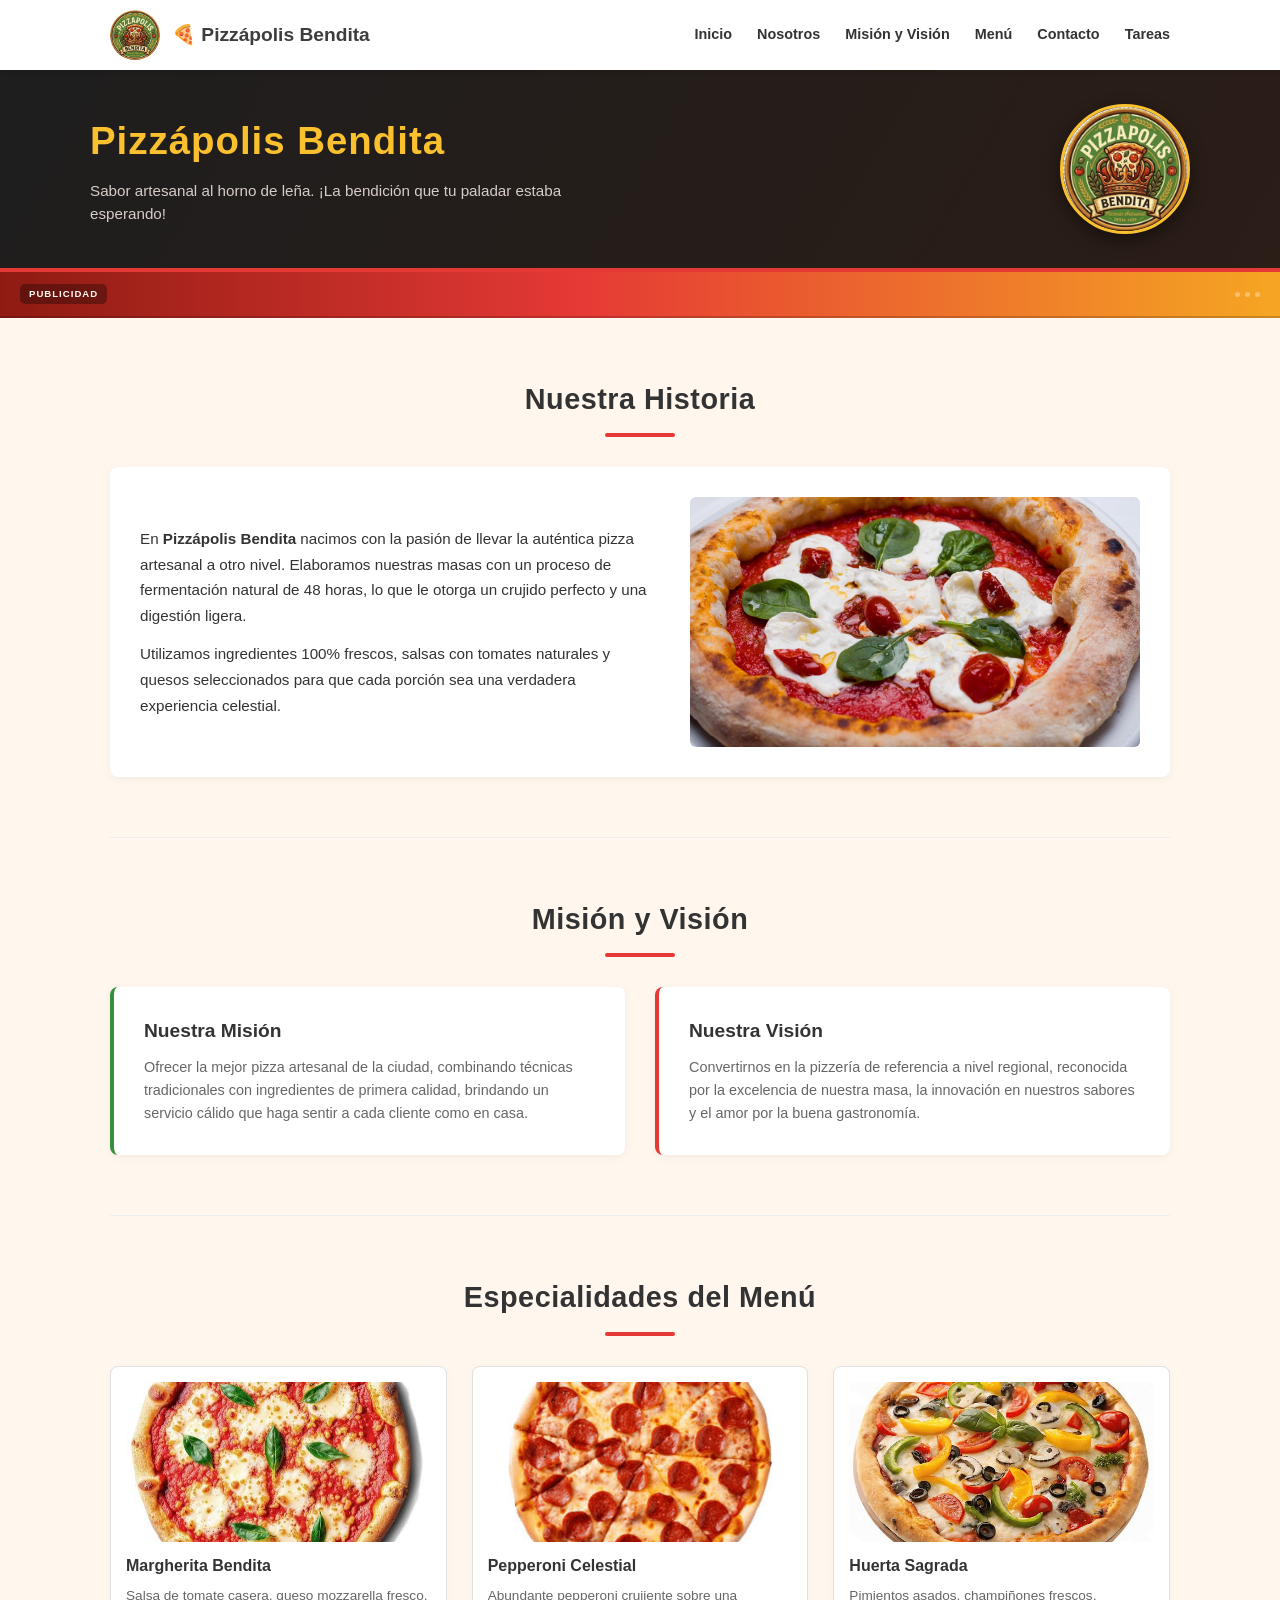
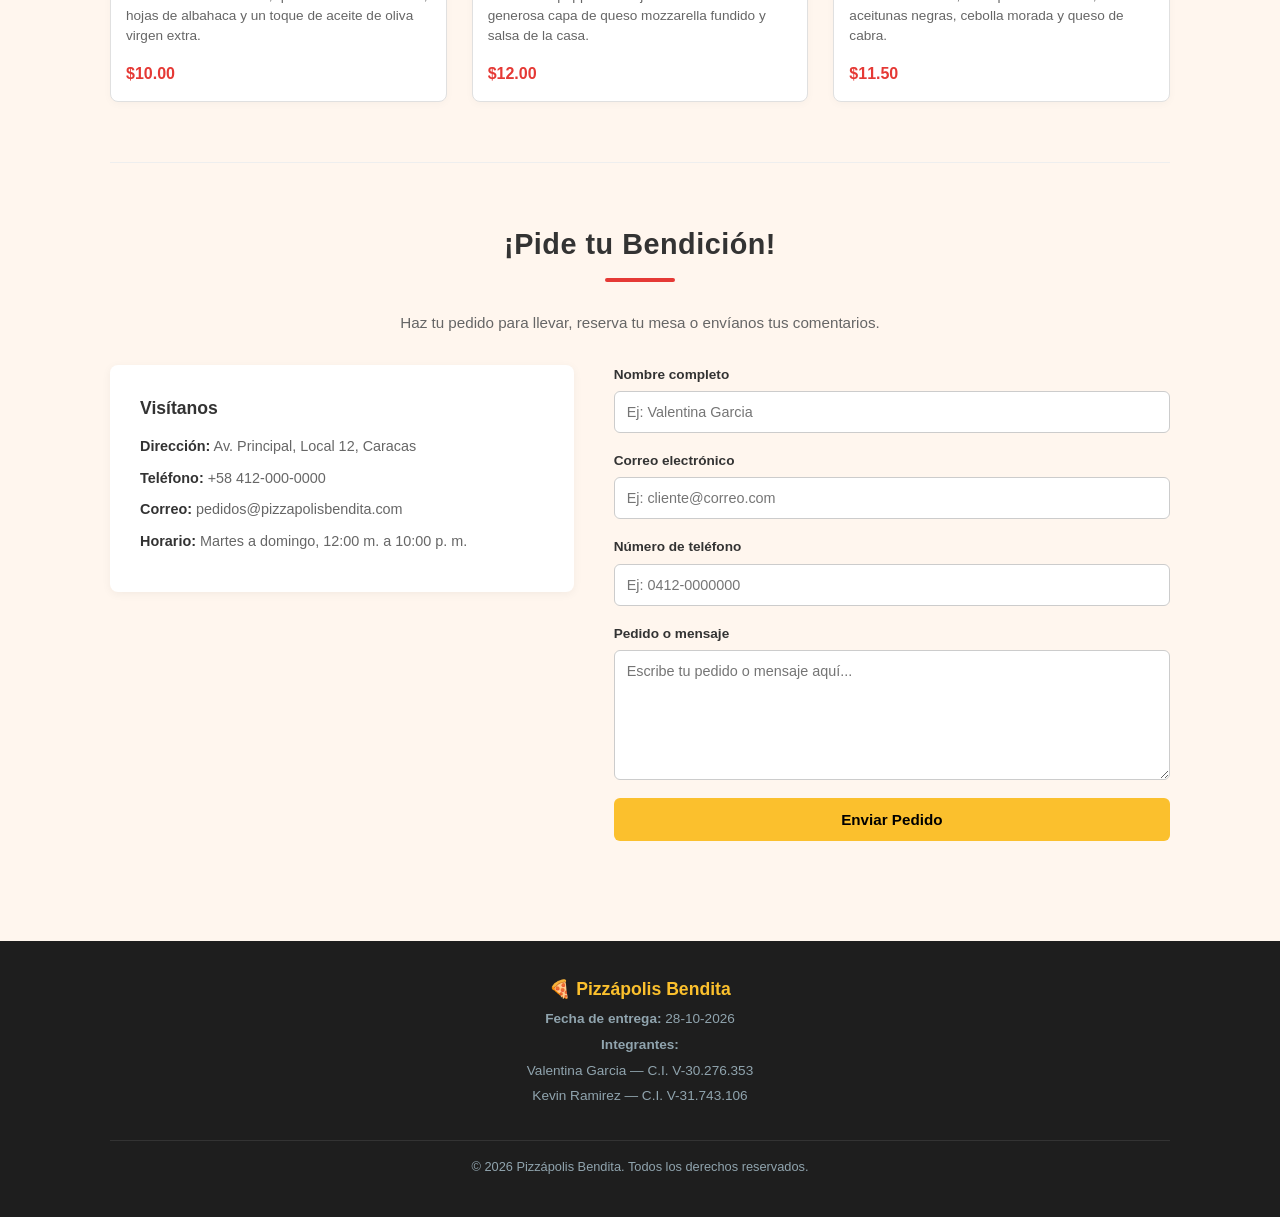
<file: assets/index.html>
﻿<!DOCTYPE html>
<html lang="es">
<head>
    <meta charset="UTF-8">
    <meta name="viewport" content="width=device-width, initial-scale=1.0">
    <meta name="description" content="Pizzápolis Bendita: pizza artesanal al horno de leña con masa de fermentación natural de 48 horas.">
    <title>Pizzápolis Bendita — Pizza artesanal al horno de leña</title>
    <link rel="stylesheet" href="css/style.css">
</head>
<body>

    <nav class="navbar">
        <div class="contenedor-navbar">

            <div class="marca">
                <a href="#inicio" class="logoimg" aria-label="Volver al inicio de la página">
                    <img src="img/logo.jpeg" alt="Logo de Pizzápolis Bendita">
                </a>
                <span class="brand-title">🍕 Pizzápolis Bendita</span>
            </div>

            <input type="checkbox" id="menu-toggle" class="menu-toggle" aria-label="Abrir o cerrar el menú">

            <label for="menu-toggle" class="menu-hamburguesa">
                <span></span>
                <span></span>
                <span></span>
            </label>

            <ul class="links-nav">
                <li><a href="#inicio">Inicio</a></li>
                <li><a href="#nosotros">Nosotros</a></li>
                <li><a href="#mision-vision">Misión y Visión</a></li>
                <li><a href="#menu">Menú</a></li>
                <li><a href="#contacto">Contacto</a></li>
                <li><a href="tareas.html">Tareas</a></li>
            </ul>

        </div>
    </nav>

    <header id="inicio" class="header">
        <div class="contenedor-header">

            <div class="contenido-header">
                <h1>Pizzápolis Bendita</h1>
                <p>Sabor artesanal al horno de leña. ¡La bendición que tu paladar estaba esperando!</p>
            </div>

            <div class="logo-header">
                <img src="img/logo.jpeg" alt="Logo de Pizzápolis Bendita">
            </div>

        </div>
    </header>

    <aside class="franja-publicidad" aria-label="Publicidad">
        <span class="etiqueta-publicidad">Publicidad</span>
        <div class="franja-ventana">
            <div class="franja-pista">
                <p class="franja-slide">
                    <span class="franja-icono" aria-hidden="true">🍕</span>
                    <strong>2x1 en pizzas familiares</strong>
                    <span class="franja-detalle">todos los martes</span>
                </p>
                <p class="franja-slide">
                    <span class="franja-icono" aria-hidden="true">🔥</span>
                    <strong>20 % en el miércoles de horno</strong>
                    <span class="franja-detalle">todo el menú</span>
                </p>
                <p class="franja-slide">
                    <span class="franja-icono" aria-hidden="true">🚚</span>
                    <strong>Delivery Desde $2</strong>
                    <span class="franja-detalle">Gratis dentro de la ciudad</span>
                </p>
            </div>
        </div>
        <div class="franja-puntos" aria-hidden="true"><i></i><i></i><i></i></div>
        <div class="franja-progreso" aria-hidden="true"><span></span></div>
    </aside>

    <main class="contenedor-main">

        <section id="nosotros">
            <h2>Nuestra Historia</h2>

            <div class="bloque-nosotros">
                <div class="texto-nosotros">
                    <p>En <strong>Pizzápolis Bendita</strong> nacimos con la pasión de llevar la auténtica pizza artesanal a otro nivel. Elaboramos nuestras masas con un proceso de fermentación natural de 48 horas, lo que le otorga un crujido perfecto y una digestión ligera.</p>
                    <p>Utilizamos ingredientes 100% frescos, salsas con tomates naturales y quesos seleccionados para que cada porción sea una verdadera experiencia celestial.</p>
                </div>
                <img src="img/Pizza completa.jpeg" alt="Pizza completa recién salida del horno de leña">
            </div>
        </section>

        <section id="mision-vision">
            <h2>Misión y Visión</h2>

            <div class="bloque-mision-vision">
                <div class="mision">
                    <h3>Nuestra Misión</h3>
                    <p>Ofrecer la mejor pizza artesanal de la ciudad, combinando técnicas tradicionales con ingredientes de primera calidad, brindando un servicio cálido que haga sentir a cada cliente como en casa.</p>
                </div>

                <div class="vision">
                    <h3>Nuestra Visión</h3>
                    <p>Convertirnos en la pizzería de referencia a nivel regional, reconocida por la excelencia de nuestra masa, la innovación en nuestros sabores y el amor por la buena gastronomía.</p>
                </div>
            </div>
        </section>

        <section id="menu">
            <h2>Especialidades del Menú</h2>

            <div class="grid-servicios">

                <article class="servicio">

                    <img src="img/margarita.jpg" alt="Pizza Margherita Bendita" loading="lazy">
                    <h3>Margherita Bendita</h3>
                    <p>Salsa de tomate casera, queso mozzarella fresco, hojas de albahaca y un toque de aceite de oliva virgen extra.</p>
                    <span class="precio">$10.00</span>
                </article>

                <article class="servicio">
                    <img src="img/peperoni.jpg" alt="Pizza Pepperoni Celestial" loading="lazy">
                    <h3>Pepperoni Celestial</h3>
                    <p>Abundante pepperoni crujiente sobre una generosa capa de queso mozzarella fundido y salsa de la casa.</p>
                    <span class="precio">$12.00</span>
                </article>

                <article class="servicio">
                    <img src="img/vegetariana.jpg" alt="Pizza Huerta Sagrada" loading="lazy">
                    <h3>Huerta Sagrada</h3>
                    <p>Pimientos asados, champiñones frescos, aceitunas negras, cebolla morada y queso de cabra.</p>
                    <span class="precio">$11.50</span>
                </article>

            </div>
        </section>

        <section id="contacto" class="seccion-contacto">
            <h2>¡Pide tu Bendición!</h2>
            <p class="intro-contacto">Haz tu pedido para llevar, reserva tu mesa o envíanos tus comentarios.</p>

            <div class="contenedor-contacto">

                <div class="datos-contacto">
                    <h3>Visítanos</h3>
                    <p><strong>Dirección:</strong> Av. Principal, Local 12, Caracas</p>
                    <p><strong>Teléfono:</strong> +58 412-000-0000</p>
                    <p><strong>Correo:</strong> pedidos@pizzapolisbendita.com</p>
                    <p><strong>Horario:</strong> Martes a domingo, 12:00 m. a 10:00 p. m.</p>
                </div>

                <form class="formulario-contacto">

                    <div class="campo">
                        <label for="nombre">Nombre completo</label>
                        <input type="text" id="nombre" name="nombre" placeholder="Ej: Valentina Garcia" required>
                    </div>

                    <div class="campo">
                        <label for="correo">Correo electrónico</label>
                        <input type="email" id="correo" name="correo" placeholder="Ej: cliente@correo.com" required>
                    </div>

                    <div class="campo">
                        <label for="telefono">Número de teléfono</label>
                        <input type="tel" id="telefono" name="telefono" placeholder="Ej: 0412-0000000" required>
                    </div>

                    <div class="campo">
                        <label for="mensaje">Pedido o mensaje</label>
                        <textarea id="mensaje" name="mensaje" rows="6" placeholder="Escribe tu pedido o mensaje aquí..." required></textarea>
                    </div>

                    <button type="submit" class="boton">Enviar Pedido</button>
                </form>

            </div>
        </section>

    </main>

    <footer class="pie-pagina">
        <div class="contenedor">
            <p class="footer-empresa">🍕 Pizzápolis Bendita</p>

            <p><strong>Fecha de entrega:</strong> 28-10-2026</p>

            <p><strong>Integrantes:</strong></p>
            <ul class="lista-integrantes">

                <li>Valentina Garcia — C.I. V-30.276.353</li>
                <li>Kevin Ramirez — C.I. V-31.743.106</li>
            </ul>

            <p class="footer-copy">&copy; 2026 Pizzápolis Bendita. Todos los derechos reservados.</p>
        </div>
    </footer>

</body>
</html>
</file>
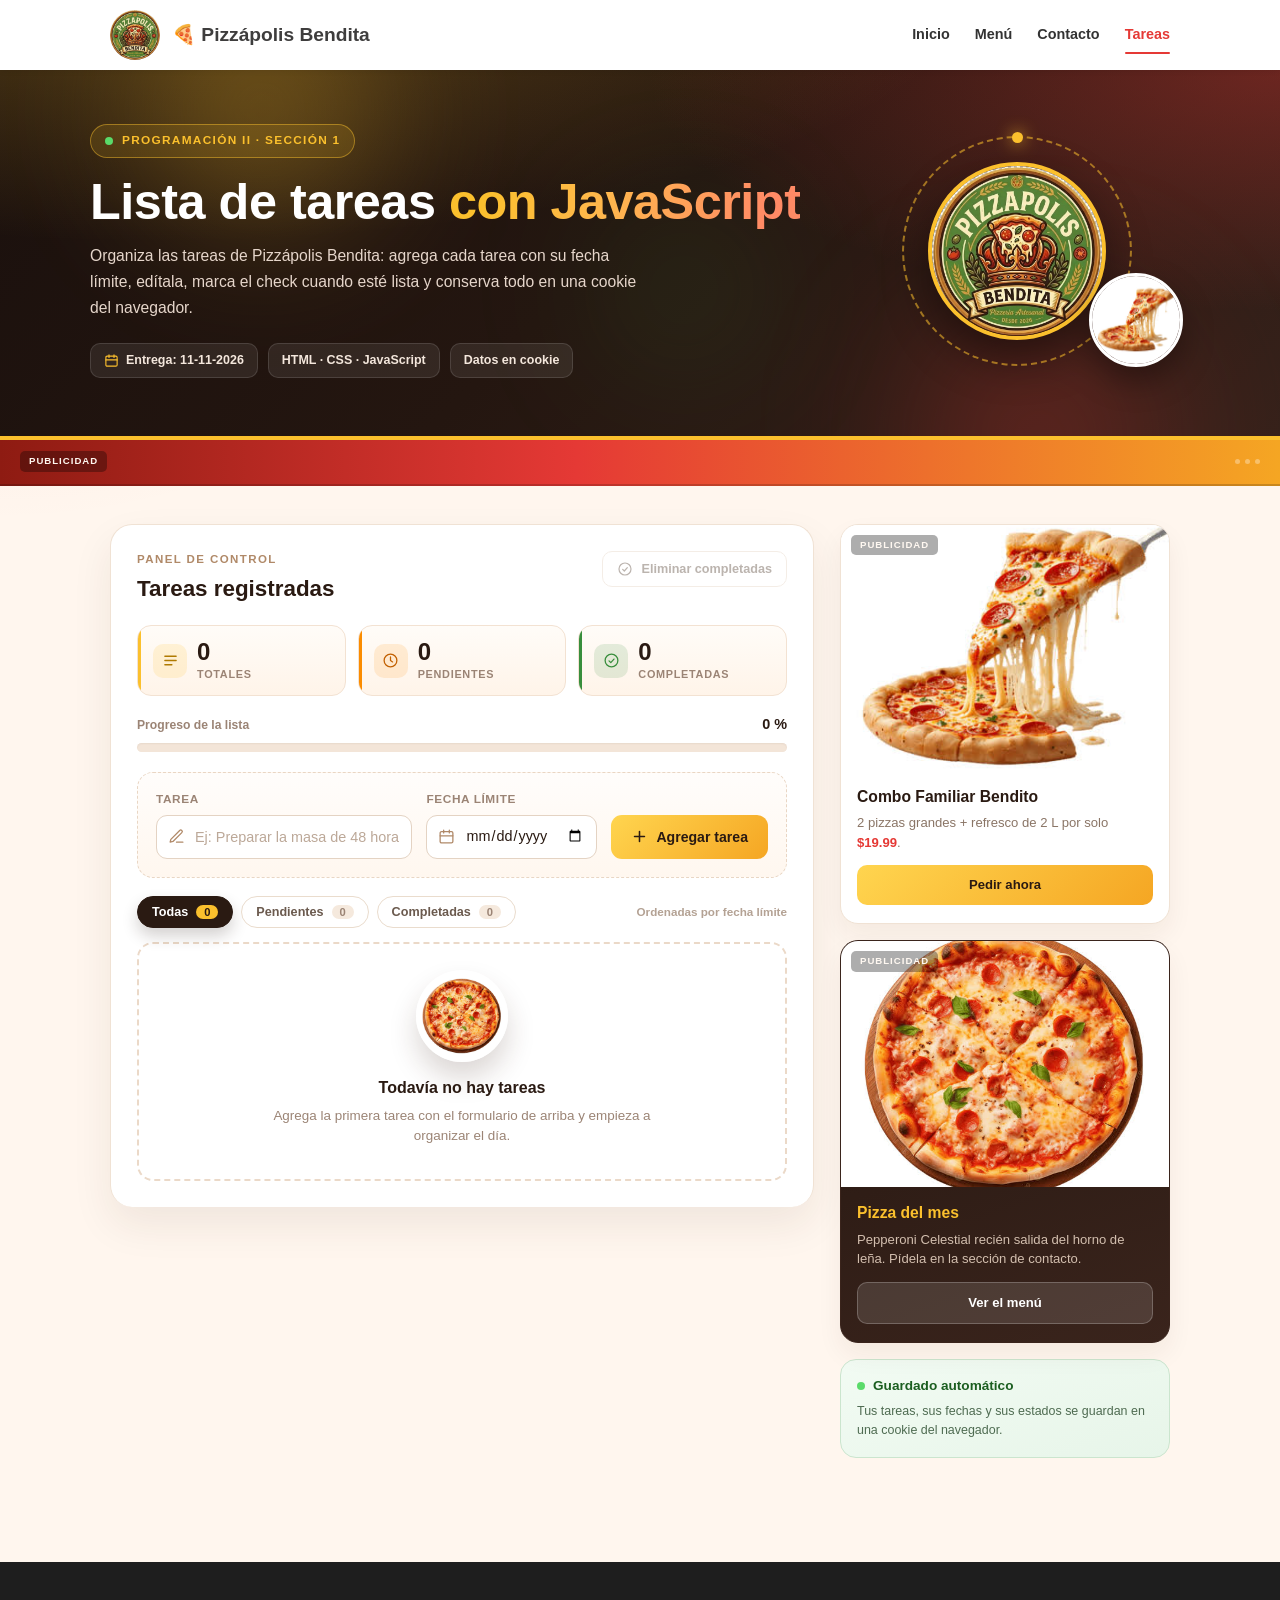
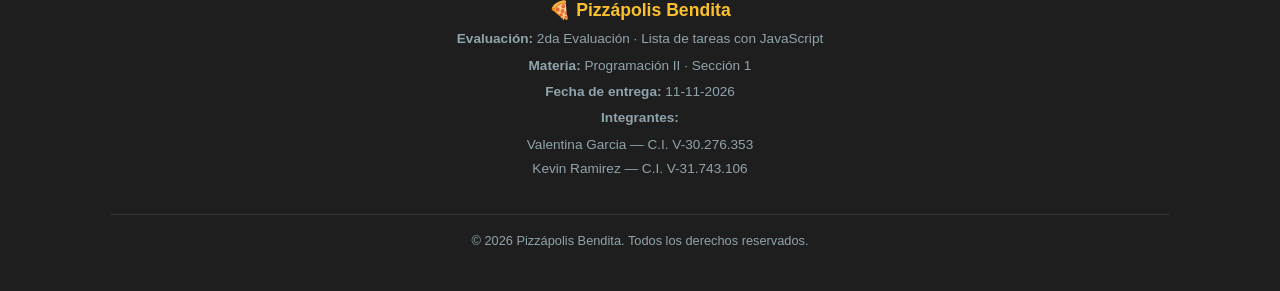
<file: assets/tareas.html>
<!DOCTYPE html>
<html lang="es">
<head>
    <meta charset="UTF-8">
    <meta name="viewport" content="width=device-width, initial-scale=1.0">
    <meta name="description" content="Lista de tareas con JavaScript - Programación II. Agrega, edita, completa y elimina tareas con fecha límite; se guardan en una cookie del navegador.">
    <title>Lista de tareas con JavaScript — Programación II</title>
    <link rel="stylesheet" href="css/style.css">
    <link rel="stylesheet" href="css/tareas.css">
</head>
<body class="pagina-tareas">

    <nav class="navbar">
        <div class="contenedor-navbar">

            <div class="marca">
                <a href="index.html#inicio" class="logoimg" aria-label="Volver al inicio del sitio">
                    <img src="img/logo.jpeg" alt="Logo de Pizzápolis Bendita">
                </a>
                <span class="brand-title">🍕 Pizzápolis Bendita</span>
            </div>

            <input type="checkbox" id="menu-toggle" class="menu-toggle" aria-label="Abrir o cerrar el menú">

            <label for="menu-toggle" class="menu-hamburguesa">
                <span></span>
                <span></span>
                <span></span>
            </label>

            <ul class="links-nav">
                <li><a href="index.html#inicio">Inicio</a></li>
                <li><a href="index.html#menu">Menú</a></li>
                <li><a href="index.html#contacto">Contacto</a></li>
                <li><a href="tareas.html" aria-current="page">Tareas</a></li>
            </ul>

        </div>
    </nav>

    <header id="inicio" class="hero-tareas">

        <div class="hero-fondo" aria-hidden="true">
            <span class="blob blob-uno"></span>
            <span class="blob blob-dos"></span>
            <span class="blob blob-tres"></span>
        </div>

        <div class="hero-interior">

            <div class="hero-texto">
                <p class="hero-badge"><span class="punto-vivo" aria-hidden="true"></span> Programación II · Sección 1</p>

                <h1>Lista de tareas <span class="hero-resaltado">con JavaScript</span></h1>

                <p class="hero-descripcion">
                    Organiza las tareas de Pizzápolis Bendita: agrega cada tarea con su fecha límite,
                    edítala, marca el check cuando esté lista y conserva todo en una cookie del navegador.
                </p>

                <div class="hero-meta">
                    <span class="chip-info">
                        <svg viewBox="0 0 24 24" fill="none" stroke="currentColor" stroke-width="1.8" stroke-linecap="round" stroke-linejoin="round" aria-hidden="true" focusable="false">
                            <rect x="3" y="5" width="18" height="16" rx="2"></rect>
                            <path d="M16 3v4M8 3v4M3 11h18"></path>
                        </svg>
                        Entrega: 11-11-2026
                    </span>
                    <span class="chip-info">HTML · CSS · JavaScript</span>
                    <span class="chip-info">Datos en cookie</span>
                </div>
            </div>

            <div class="hero-visual" aria-hidden="true">
                <div class="hero-aro"></div>
                <img class="hero-logo" src="img/logo.jpeg" alt="">
                <img class="hero-rebanada" src="img/publicidad.jpg" alt="">
            </div>

        </div>
    </header>

    <aside class="franja-publicidad" aria-label="Publicidad">
        <span class="etiqueta-publicidad">Publicidad</span>
        <div class="franja-ventana">
            <div class="franja-pista">
                <p class="franja-slide">
                    <span class="franja-icono" aria-hidden="true">🍕</span>
                    <strong>2x1 en pizzas familiares</strong>
                    <span class="franja-detalle">todos los martes</span>
                </p>
                <p class="franja-slide">
                    <span class="franja-icono" aria-hidden="true">🔥</span>
                    <strong>20 % en el miércoles de horno</strong>
                    <span class="franja-detalle">todo el menú</span>
                </p>
                <p class="franja-slide">
                    <span class="franja-icono" aria-hidden="true">🚚</span>
                    <strong>Delivery gratis desde $15</strong>
                    <span class="franja-detalle">dentro de la ciudad</span>
                </p>
            </div>
        </div>
        <div class="franja-puntos" aria-hidden="true"><i></i><i></i><i></i></div>
        <div class="franja-progreso" aria-hidden="true"><span></span></div>
    </aside>

    <main class="contenedor-main">

        <div class="panel-tablero">

            <section class="panel-principal revelar" aria-labelledby="titulo-tablero">

                <div class="panel-cabecera">
                    <div>
                        <p class="sobrelinea">Panel de control</p>
                        <h2 id="titulo-tablero">Tareas registradas</h2>
                    </div>

                    <button type="button" id="btn-limpiar" class="boton-secundario">
                        <svg viewBox="0 0 24 24" fill="none" stroke="currentColor" stroke-width="1.8" stroke-linecap="round" stroke-linejoin="round" aria-hidden="true" focusable="false">
                            <circle cx="12" cy="12" r="9"></circle>
                            <path d="M8.5 12.5l2.5 2.5 4.5-5"></path>
                        </svg>
                        Eliminar completadas
                    </button>
                </div>

                <div class="estadisticas">

                    <article class="tarjeta-stat">
                        <span class="stat-icono" aria-hidden="true">
                            <svg viewBox="0 0 24 24" fill="none" stroke="currentColor" stroke-width="1.8" stroke-linecap="round" stroke-linejoin="round">
                                <path d="M4 6h16M4 12h16M4 18h10"></path>
                            </svg>
                        </span>
                        <span class="stat-valor" id="stat-total" data-valor="0">0</span>
                        <span class="stat-etiqueta">Totales</span>
                    </article>

                    <article class="tarjeta-stat stat-pendiente">
                        <span class="stat-icono" aria-hidden="true">
                            <svg viewBox="0 0 24 24" fill="none" stroke="currentColor" stroke-width="1.8" stroke-linecap="round" stroke-linejoin="round">
                                <circle cx="12" cy="12" r="9"></circle>
                                <path d="M12 7v5l3 2"></path>
                            </svg>
                        </span>
                        <span class="stat-valor" id="stat-pendientes" data-valor="0">0</span>
                        <span class="stat-etiqueta">Pendientes</span>
                    </article>

                    <article class="tarjeta-stat stat-completada">
                        <span class="stat-icono" aria-hidden="true">
                            <svg viewBox="0 0 24 24" fill="none" stroke="currentColor" stroke-width="1.8" stroke-linecap="round" stroke-linejoin="round">
                                <circle cx="12" cy="12" r="9"></circle>
                                <path d="M8.5 12.5l2.5 2.5 4.5-5"></path>
                            </svg>
                        </span>
                        <span class="stat-valor" id="stat-completadas" data-valor="0">0</span>
                        <span class="stat-etiqueta">Completadas</span>
                    </article>

                </div>

                <div class="progreso-bloque">
                    <div class="progreso-texto">
                        <span>Progreso de la lista</span>
                        <strong id="progreso-porcentaje">0 %</strong>
                    </div>
                    <div class="progreso-barra" id="progreso-barra" role="progressbar" aria-label="Porcentaje de tareas completadas" aria-valuemin="0" aria-valuemax="100" aria-valuenow="0">
                        <span id="progreso-relleno"></span>
                    </div>
                </div>

                <form id="form-tarea" class="formulario-tarea" autocomplete="off">

                    <div class="campo">
                        <label for="tarea-texto">Tarea</label>
                        <div class="campo-control">
                            <svg viewBox="0 0 24 24" fill="none" stroke="currentColor" stroke-width="1.8" stroke-linecap="round" stroke-linejoin="round" aria-hidden="true" focusable="false">
                                <path d="M12 20h9"></path>
                                <path d="M16.5 3.5a2.12 2.12 0 0 1 3 3L7 19l-4 1 1-4Z"></path>
                            </svg>
                            <input type="text" id="tarea-texto" name="tarea" placeholder="Ej: Preparar la masa de 48 horas" maxlength="100" required>
                        </div>
                    </div>

                    <div class="campo">
                        <label for="tarea-fecha">Fecha límite</label>
                        <div class="campo-control">
                            <svg viewBox="0 0 24 24" fill="none" stroke="currentColor" stroke-width="1.8" stroke-linecap="round" stroke-linejoin="round" aria-hidden="true" focusable="false">
                                <rect x="3" y="5" width="18" height="16" rx="2"></rect>
                                <path d="M16 3v4M8 3v4M3 11h18"></path>
                            </svg>
                            <input type="date" id="tarea-fecha" name="fecha" required>
                        </div>
                    </div>

                    <button type="submit" class="boton boton-enviar">
                        <svg viewBox="0 0 24 24" fill="none" stroke="currentColor" stroke-width="2.2" stroke-linecap="round" stroke-linejoin="round" aria-hidden="true" focusable="false">
                            <path d="M12 5v14M5 12h14"></path>
                        </svg>
                        Agregar tarea
                    </button>

                </form>

                <p id="aviso-cookies" class="aviso-cookies" hidden>
                    <strong>Las cookies están bloqueadas.</strong> Al abrir el archivo directamente (file://) el navegador
                    no guarda cookies, así que la lista se está guardando en el almacenamiento local como respaldo.
                    Para demostrar el requisito de la cookie, abre la página con un servidor local (por ejemplo, Live Server).
                </p>

                <div class="barra-filtros" role="group" aria-label="Filtrar tareas por estado">
                    <button type="button" class="filtro activo" data-filtro="todas" aria-pressed="true">
                        Todas <span class="conteo" id="conteo-todas">0</span>
                    </button>
                    <button type="button" class="filtro" data-filtro="pendientes" aria-pressed="false">
                        Pendientes <span class="conteo" id="conteo-pendientes">0</span>
                    </button>
                    <button type="button" class="filtro" data-filtro="completadas" aria-pressed="false">
                        Completadas <span class="conteo" id="conteo-completadas">0</span>
                    </button>
                    <span class="orden-nota">Ordenadas por fecha límite</span>
                </div>

                <ul id="lista-tareas" class="lista-tareas" aria-label="Lista de tareas"></ul>

                <div id="lista-vacia" class="estado-vacio">
                    <img src="img/Pizza c.jpeg" alt="" aria-hidden="true">
                    <h3 id="vacio-titulo">Todavía no hay tareas</h3>
                    <p id="vacio-texto">Agrega la primera tarea con el formulario de arriba y empieza a organizar el día.</p>
                </div>

            </section>

            <aside class="panel-lateral" aria-label="Publicidad y estado del guardado">

                <article class="anuncio revelar">
                    <span class="etiqueta-publicidad">Publicidad</span>
                    <div class="anuncio-imagen">
                        <img src="img/publicidad.jpg" alt="Porción de pizza con queso derretido" loading="lazy">
                    </div>
                    <div class="anuncio-cuerpo">
                        <h3>Combo Familiar Bendito</h3>
                        <p>2 pizzas grandes + refresco de 2 L por solo <strong>$19.99</strong>.</p>
                        <a class="anuncio-boton" href="index.html#contacto">Pedir ahora</a>
                    </div>
                </article>

                <article class="anuncio anuncio-oscuro revelar">
                    <span class="etiqueta-publicidad">Publicidad</span>
                    <div class="anuncio-imagen">
                        <img src="img/Pizza c.jpeg" alt="Pizza artesanal recién horneada" loading="lazy">
                    </div>
                    <div class="anuncio-cuerpo">
                        <h3>Pizza del mes</h3>
                        <p>Pepperoni Celestial recién salida del horno de leña. Pídela en la sección de contacto.</p>
                        <a class="anuncio-boton anuncio-boton-claro" href="index.html#menu">Ver el menú</a>
                    </div>
                </article>

                <article class="tarjeta-guardado revelar">
                    <h3>
                        <span class="punto-vivo" aria-hidden="true"></span>
                        Guardado automático
                    </h3>
                    <p id="estado-cookie">
                        Tus tareas, sus fechas y sus estados se guardan en una cookie del navegador.
                    </p>
                </article>

            </aside>

        </div>

    </main>

    <footer class="pie-pagina">
        <div class="contenedor">
            <p class="footer-empresa">🍕 Pizzápolis Bendita</p>

            <p><strong>Evaluación:</strong> 2da Evaluación · Lista de tareas con JavaScript</p>
            <p><strong>Materia:</strong> Programación II · Sección 1</p>
            <p><strong>Fecha de entrega:</strong> 11-11-2026</p>

            <p><strong>Integrantes:</strong></p>
            <ul class="lista-integrantes">
                <li>Valentina Garcia — C.I. V-30.276.353</li>
                <li>Kevin Ramirez — C.I. V-31.743.106</li>
            </ul>

            <p class="footer-copy">&copy; 2026 Pizzápolis Bendita. Todos los derechos reservados.</p>
        </div>
    </footer>

    <dialog id="dialogo-confirmar" class="dialogo" aria-labelledby="dialogo-titulo" aria-describedby="dialogo-mensaje">
        <form method="dialog" class="dialogo-caja">
            <span class="dialogo-icono" aria-hidden="true">
                <svg viewBox="0 0 24 24" fill="none" stroke="currentColor" stroke-width="1.8" stroke-linecap="round" stroke-linejoin="round">
                    <path d="M12 9v4M12 17h.01"></path>
                    <path d="M10.3 3.6 1.8 18a2 2 0 0 0 1.7 3h17a2 2 0 0 0 1.7-3L13.7 3.6a2 2 0 0 0-3.4 0Z"></path>
                </svg>
            </span>

            <h2 id="dialogo-titulo">¿Eliminar tarea?</h2>
            <p id="dialogo-mensaje">Esta acción no se puede deshacer.</p>

            <div class="dialogo-acciones">
                <button type="submit" value="cancelar" class="boton-secundario">Cancelar</button>
                <button type="submit" value="confirmar" class="boton boton-peligro" id="dialogo-confirmar-boton">Eliminar</button>
            </div>
        </form>
    </dialog>

    <div id="toasts" class="toasts" role="status" aria-live="polite"></div>

    <script src="js/tareas.js"></script>

</body>
</html>
</file>
<file: assets/css/style.css>
:root {
    --leafy-green: #388E3C;
    --vibrant-red: #E53935;
    --yellow-bell: #FBC02D;
    --slate-grey: #607D8B;
    --bg-dark: #1E1E1E;
    --bg-cream: #FFF6EE;
    --white: #FFFFFF;
    --text-color: #333333;
    --text-muted: #666666;
    --border-soft: #EEEEEE;

    --navbar-height: 70px;
    --radius: 8px;
    --font-family: 'Segoe UI', Tahoma, Geneva, Verdana, sans-serif;

    --shadow-soft: 0 2px 10px rgba(0, 0, 0, 0.05);
    --shadow-hover: 0 10px 22px rgba(0, 0, 0, 0.12);
}

* {
    margin: 0;
    padding: 0;
    box-sizing: border-box;
}

html {
    scroll-behavior: smooth;
}

body {
    font-family: var(--font-family);
    color: var(--text-color);
    background-color: var(--bg-cream);
    line-height: 1.5;
}

ul {
    list-style: none;
}

a {
    text-decoration: none;
    color: inherit;
}

img {
    max-width: 100%;
    display: block;
}

.contenedor {
    max-width: 1100px;
    margin: 0 auto;
    padding: 0 20px;
}

.navbar {
    position: fixed;
    top: 0;
    left: 0;
    width: 100%;
    height: var(--navbar-height);
    background-color: var(--white);
    box-shadow: 0 2px 5px rgba(0, 0, 0, 0.07);
    z-index: 1000;
    display: flex;
    align-items: center;
}

.contenedor-navbar {
    display: flex;
    align-items: center;
    justify-content: space-between;
    gap: 16px;
    width: 100%;
    max-width: 1100px;
    margin: 0 auto;
    padding: 0 20px;
}

.marca {
    display: flex;
    align-items: center;
    gap: 12px;
    min-width: 0;
}

.logoimg img {
    width: 50px;
    height: 50px;
    object-fit: cover;
    border-radius: 50%;
}

.brand-title {
    font-size: 1.2rem;
    font-weight: 700;
    color: #3E3D3D;
    white-space: nowrap;
}

.links-nav {
    display: flex;
    align-items: center;
    gap: 25px;
    font-size: 0.9rem;
    font-weight: 600;
}

.links-nav a {
    display: inline-block;
    padding: 4px 0;
    transition: color 0.25s ease;
}

.links-nav a:hover {
    color: var(--vibrant-red);
}

.menu-toggle {
    position: absolute;
    width: 1px;
    height: 1px;
    opacity: 0;
    pointer-events: none;
}

.menu-hamburguesa {

    display: none;
}

.header {
    margin-top: var(--navbar-height);
    padding: 24px 20px;
    color: var(--white);
    background: linear-gradient(120deg, #1E1E1E 0%, #2A1D17 55%, #3A2118 100%);
    border-bottom: 4px solid var(--vibrant-red);
}

.contenedor-header {
    display: flex;
    align-items: center;
    justify-content: space-between;
    gap: 40px;
    max-width: 1100px;
    margin: 0 auto;
    min-height: 150px;
}

.contenido-header {
    max-width: 620px;
}

.header h1 {
    font-size: 2.4rem;
    font-weight: 800;
    letter-spacing: 1px;
    margin-bottom: 10px;
    color: var(--yellow-bell);
}

.header p {
    font-size: 0.95rem;
    color: #D7CCC8;
    max-width: 500px;
    line-height: 1.5;
}

.logo-header {
    flex-shrink: 0;
}

.logo-header img {
    width: 130px;
    height: 130px;
    object-fit: cover;
    border-radius: 50%;
    border: 3px solid var(--yellow-bell);
    box-shadow: 0 6px 18px rgba(0, 0, 0, 0.45);
}

.contenedor-main {
    max-width: 1100px;
    margin: 0 auto;
    padding: 0 20px 40px;
}

section {
    padding: 60px 0;
    border-bottom: 1px solid var(--border-soft);
}

section:last-of-type {
    border-bottom: none;
}

header[id],
section[id] {
    scroll-margin-top: calc(var(--navbar-height) + 16px);
}

h2 {
    font-size: 1.8rem;
    font-weight: 800;
    text-align: center;
    letter-spacing: 0.5px;
    margin-bottom: 30px;
    color: var(--text-color);
}

h2::after {
    content: "";
    display: block;
    width: 70px;
    height: 4px;
    margin: 12px auto 0;
    border-radius: 2px;
    background-color: var(--vibrant-red);
}

.bloque-nosotros {
    display: flex;
    align-items: center;
    gap: 40px;
    padding: 30px;
    background-color: var(--white);
    border-radius: var(--radius);
    box-shadow: var(--shadow-soft);

    transition: box-shadow 0.25s ease;
}

.bloque-nosotros:hover {
    box-shadow: var(--shadow-hover);
}

.texto-nosotros {
    flex: 1;
    font-size: 0.95rem;
    line-height: 1.7;
}

.texto-nosotros p + p {
    margin-top: 12px;
}

.bloque-nosotros img {
    flex: 1;
    max-width: 450px;
    height: 250px;
    object-fit: cover;
    border-radius: 6px;
}

.bloque-mision-vision {
    display: flex;
    gap: 30px;
}

.mision,
.vision {
    flex: 1;
    padding: 30px;
    background-color: var(--white);
    border-radius: var(--radius);
    border-left: 4px solid var(--leafy-green);
    box-shadow: var(--shadow-soft);
    transition: box-shadow 0.25s ease;
}

.vision {
    border-left-color: var(--vibrant-red);
}

.mision:hover,
.vision:hover {
    box-shadow: var(--shadow-hover);
}

.mision h3,
.vision h3 {
    font-size: 1.2rem;
    margin-bottom: 10px;
    color: var(--text-color);
}

.mision p,
.vision p {
    font-size: 0.9rem;
    color: var(--text-muted);
    line-height: 1.6;
}

.grid-servicios {
    display: grid;
    grid-template-columns: repeat(auto-fit, minmax(240px, 1fr));
    gap: 25px;
}

.servicio {
    display: flex;
    flex-direction: column;
    padding: 15px;
    background-color: var(--white);
    border: 1px solid #E0E0E0;
    border-radius: var(--radius);
    box-shadow: 0 2px 8px rgba(0, 0, 0, 0.03);

    transition: transform 0.25s ease, box-shadow 0.25s ease;
}

.servicio:hover {
    transform: translateY(-6px);
    box-shadow: var(--shadow-hover);
}

.servicio img {
    width: 100%;
    height: 160px;
    object-fit: cover;
    border-radius: 6px;
    margin-bottom: 12px;
}

.servicio h3 {
    font-size: 1rem;
    font-weight: 700;
    margin-bottom: 8px;
}

.servicio p {
    font-size: 0.85rem;
    color: var(--text-muted);
    line-height: 1.5;
    margin-bottom: 15px;
}

.precio {
    margin-top: auto;
    font-size: 1rem;
    font-weight: 800;
    color: var(--vibrant-red);
}

.intro-contacto {
    max-width: 620px;
    margin: 0 auto 30px;
    text-align: center;
    font-size: 0.95rem;
    color: var(--text-muted);
}

.contenedor-contacto {
    display: grid;
    grid-template-columns: 1fr 1.2fr;
    gap: 40px;
    align-items: start;
}

.datos-contacto {
    padding: 30px;
    background-color: var(--white);
    border-radius: var(--radius);
    box-shadow: var(--shadow-soft);
}

.datos-contacto h3 {
    font-size: 1.1rem;
    margin-bottom: 15px;
}

.datos-contacto p {
    font-size: 0.9rem;
    color: var(--text-muted);
    margin-bottom: 10px;
}

.datos-contacto strong {
    color: var(--text-color);
}

.formulario-contacto {
    display: flex;
    flex-direction: column;
    gap: 18px;
}

.campo {
    display: flex;
    flex-direction: column;
    gap: 6px;
}

.campo label {
    font-size: 0.85rem;
    font-weight: 600;
    color: var(--text-color);
}

.seccion-contacto input,
.seccion-contacto textarea {
    padding: 12px;
    font-family: inherit;
    font-size: 0.9rem;
    color: var(--text-color);
    background-color: var(--white);
    border: 1px solid #CCCCCC;
    border-radius: 6px;
    transition: border-color 0.2s ease, box-shadow 0.2s ease;
}

.seccion-contacto input:focus,
.seccion-contacto textarea:focus {
    outline: none;
    border-color: var(--yellow-bell);
    box-shadow: 0 0 0 3px rgba(251, 192, 45, 0.25);
}

.seccion-contacto textarea {
    resize: vertical;
    min-height: 130px;
}

.boton {
    padding: 13px;
    font-family: inherit;
    font-size: 0.95rem;
    font-weight: 700;
    color: #000000;
    background-color: var(--yellow-bell);
    border: none;
    border-radius: 6px;
    cursor: pointer;
    transition: background-color 0.2s ease, transform 0.2s ease;
}

.boton:hover {
    background-color: #F0B31E;
    transform: translateY(-2px);
}

.boton:active {
    transform: translateY(0);
}

.pie-pagina {
    padding: 35px 20px;
    text-align: center;
    font-size: 0.85rem;
    color: #90A4AE;
    background-color: var(--bg-dark);
}

.pie-pagina p {
    margin-bottom: 6px;
}

.footer-empresa {
    font-size: 1.1rem;
    font-weight: 700;
    color: var(--yellow-bell);
    margin-bottom: 12px;
}

.lista-integrantes {
    display: inline-block;
    margin-bottom: 14px;
    text-align: center;
}

.lista-integrantes li {
    margin-bottom: 4px;
}

.footer-copy {
    margin-top: 16px;
    padding-top: 16px;
    border-top: 1px solid #333333;
    font-size: 0.8rem;
}

@media (max-width: 900px) {

    .contenedor-header {
        flex-direction: column;
        text-align: center;
        gap: 18px;
        min-height: auto;
    }

    .contenido-header {
        max-width: 100%;
    }

    .header p {
        margin: 0 auto;
    }

    .logo-header img {
        width: 105px;
        height: 105px;
    }

    .bloque-nosotros {
        flex-direction: column;
        text-align: center;
    }

    .bloque-nosotros img {
        width: 100%;
        max-width: 100%;
    }

    .bloque-mision-vision {
        flex-direction: column;
    }

    .contenedor-contacto {
        grid-template-columns: 1fr;
    }
}

@media (max-width: 760px) {

    .menu-hamburguesa {
        display: flex;
        flex-direction: column;
        gap: 5px;
        padding: 8px;
        cursor: pointer;
    }

    .menu-hamburguesa span {
        display: block;
        width: 26px;
        height: 3px;
        border-radius: 2px;
        background-color: var(--text-color);
        transition: transform 0.3s ease, opacity 0.3s ease;
    }

    .links-nav {
        position: absolute;
        top: var(--navbar-height);
        left: 0;
        right: 0;
        flex-direction: column;
        align-items: stretch;
        gap: 0;
        padding: 0 20px;
        background-color: var(--white);
        box-shadow: 0 10px 18px rgba(0, 0, 0, 0.08);
        max-height: 0;
        overflow: hidden;
        transition: max-height 0.3s ease, padding 0.3s ease;
    }

    .menu-toggle:checked ~ .links-nav {
        max-height: 420px;
        padding: 8px 20px 16px;
    }

    .links-nav li {
        border-bottom: 1px solid var(--border-soft);
    }

    .links-nav a {
        display: block;
        padding: 14px 4px;
        font-size: 0.95rem;
    }

    .menu-toggle:checked + .menu-hamburguesa span:nth-child(1) {
        transform: translateY(8px) rotate(45deg);
    }

    .menu-toggle:checked + .menu-hamburguesa span:nth-child(2) {
        opacity: 0;
    }

    .menu-toggle:checked + .menu-hamburguesa span:nth-child(3) {
        transform: translateY(-8px) rotate(-45deg);
    }

    .menu-toggle:focus-visible + .menu-hamburguesa {
        outline: 2px solid var(--vibrant-red);
        border-radius: 6px;
    }
}

.franja-publicidad {
    position: relative;
    display: flex;
    align-items: center;
    gap: 14px;
    padding: 10px 20px 12px;
    overflow: hidden;
    font-size: 0.8rem;
    font-weight: 600;
    letter-spacing: 0.2px;
    color: #FFF8F1;
    background-image: linear-gradient(90deg, #8E1B12, #E53935 45%, #F5A623);
}

.etiqueta-publicidad {
    flex-shrink: 0;
    padding: 3px 9px;
    font-size: 0.6rem;
    font-weight: 800;
    letter-spacing: 1px;
    text-transform: uppercase;
    color: #FFF8F1;
    background-color: rgba(0, 0, 0, 0.32);
    border-radius: 5px;
}

.franja-ventana {
    position: relative;
    flex: 1;
    height: 24px;
    overflow: hidden;
}

.franja-pista {
    position: absolute;
    inset: 0;
}

.franja-slide {
    position: absolute;
    inset: 0;
    display: flex;
    align-items: center;
    gap: 9px;
    margin: 0;
    overflow: hidden;
    white-space: nowrap;
    opacity: 0;
    animation: anuncioRotativo 15s linear infinite;
}

.franja-slide:nth-child(2) {
    animation-delay: 5s;
}

.franja-slide:nth-child(3) {
    animation-delay: 10s;
}

.franja-icono {
    display: grid;
    place-items: center;
    flex-shrink: 0;
    width: 23px;
    height: 23px;
    font-size: 0.78rem;
    background-color: rgba(0, 0, 0, 0.28);
    border-radius: 50%;
}

.franja-slide strong {
    font-weight: 800;
    letter-spacing: 0.1px;
}

.franja-detalle {
    overflow: hidden;
    font-weight: 600;
    text-overflow: ellipsis;
    color: rgba(255, 248, 241, 0.82);
}

.franja-detalle::before {
    content: "· ";
}

.franja-publicidad:hover .franja-slide,
.franja-publicidad:hover .franja-progreso span,
.franja-publicidad:hover .franja-puntos i {
    animation-play-state: paused;
}

.franja-puntos {
    display: flex;
    flex-shrink: 0;
    gap: 5px;
    align-items: center;
}

.franja-puntos i {
    display: block;
    width: 5px;
    height: 5px;
    background-color: #FFF8F1;
    border-radius: 50%;
    opacity: 0.35;
    animation: puntoActivo 15s linear infinite;
}

.franja-puntos i:nth-child(2) {
    animation-delay: 5s;
}

.franja-puntos i:nth-child(3) {
    animation-delay: 10s;
}

.franja-progreso {
    position: absolute;
    right: 0;
    bottom: 0;
    left: 0;
    height: 2px;
    background-color: rgba(0, 0, 0, 0.18);
}

.franja-progreso span {
    display: block;
    height: 100%;
    background-color: rgba(255, 255, 255, 0.85);
    transform: scaleX(0);
    transform-origin: left center;
    animation: progresoFranja 15s linear infinite;
}

@keyframes anuncioRotativo {
    0% {
        opacity: 0;
        transform: translateY(9px);
    }
    1% {
        opacity: 1;
        transform: none;
    }
    33.33% {
        opacity: 1;
        transform: none;
    }
    34.6% {
        opacity: 0;
        transform: translateY(-9px);
    }
    100% {
        opacity: 0;
        transform: translateY(-9px);
    }
}

@keyframes progresoFranja {
    0% {
        transform: scaleX(0);
    }
    33.33% {
        transform: scaleX(1);
    }
    33.34% {
        transform: scaleX(0);
    }
    100% {
        transform: scaleX(0);
    }
}

@keyframes puntoActivo {
    0% {
        opacity: 1;
    }
    32% {
        opacity: 1;
    }
    34.6% {
        opacity: 0.35;
    }
    100% {
        opacity: 0.35;
    }
}

@keyframes anuncioRotativoSuave {
    0% {
        opacity: 0;
    }
    1% {
        opacity: 1;
    }
    33.33% {
        opacity: 1;
    }
    34.6% {
        opacity: 0;
    }
    100% {
        opacity: 0;
    }
}

.header {
    background-size: 170% 170%;
    animation: degradadoVivo 20s ease infinite;
}

.header h1 {
    animation: aparecerArriba 0.7s ease backwards;
}

.header .contenido-header p {
    animation: aparecerArriba 0.7s ease 0.12s backwards;
}

.logo-header img {
    animation: flotarSuave 7s ease-in-out infinite;
}

.bloque-nosotros {
    animation: aparecerArriba 0.7s ease backwards;
}

.mision,
.vision {
    animation: aparecerArriba 0.7s ease 0.1s backwards;
}

.vision {
    animation-delay: 0.2s;
}

.grid-servicios .servicio {
    animation: aparecerArriba 0.6s ease backwards;
}

.grid-servicios .servicio:nth-child(2) {
    animation-delay: 0.1s;
}

.grid-servicios .servicio:nth-child(3) {
    animation-delay: 0.2s;
}

.grid-servicios .servicio:nth-child(4) {
    animation-delay: 0.3s;
}

@keyframes aparecerArriba {
    from {
        opacity: 0;
        transform: translateY(16px);
    }
}

@keyframes flotarSuave {
    0%,
    100% {
        transform: translateY(0);
    }
    50% {
        transform: translateY(-8px);
    }
}

@keyframes degradadoVivo {
    0%,
    100% {
        background-position: 0% 50%;
    }
    50% {
        background-position: 100% 50%;
    }
}

@media (prefers-reduced-motion: reduce) {

    *,
    *::before,
    *::after {
        animation-duration: 0.001ms !important;
        animation-iteration-count: 1 !important;
        transition-duration: 0.001ms !important;
        scroll-behavior: auto !important;
    }

    .js .revelar {
        opacity: 1;
        transform: none;
    }

    .franja-slide {
        animation-name: anuncioRotativoSuave !important;
        animation-duration: 15s !important;
        animation-timing-function: linear !important;
        animation-iteration-count: infinite !important;
    }

    .franja-progreso span {
        animation-duration: 15s !important;
        animation-iteration-count: infinite !important;
    }

    .franja-puntos i {
        animation-duration: 15s !important;
        animation-iteration-count: infinite !important;
    }
}

@media (max-width: 600px) {

    .brand-title {
        font-size: 0.95rem;
    }

    .header h1 {
        font-size: 1.9rem;
    }

    .header p {
        font-size: 0.9rem;
    }

    section {
        padding: 40px 0;
    }

    h2 {
        font-size: 1.5rem;
    }

    .bloque-nosotros,
    .mision,
    .vision,
    .datos-contacto {
        padding: 22px;
    }

    .grid-servicios {
        grid-template-columns: 1fr;
    }

    .servicio img {
        height: 190px;
    }

    .franja-publicidad {
        gap: 9px;
        padding: 9px 14px 11px;
        font-size: 0.72rem;
    }

    .etiqueta-publicidad {
        padding: 3px 7px;
        font-size: 0.54rem;
        letter-spacing: 0.5px;
    }

    .franja-ventana {
        height: 21px;
    }

    .franja-slide {
        gap: 7px;
    }

    .franja-icono {
        width: 20px;
        height: 20px;
        font-size: 0.68rem;
    }

    .franja-detalle {
        display: none;
    }
}
</file>
<file: assets/css/tareas.css>
.pagina-tareas {
    --tinta: #2A1A12;
    --tinta-suave: #6B5A4E;
    --borde-suave: #F0E2D4;
    --sombra-tarjeta: 0 18px 40px rgba(60, 35, 20, 0.08);

    background-color: #FFF6EE;
    background-image:
        radial-gradient(900px 500px at 100% 0%, rgba(251, 192, 45, 0.12), transparent 60%),
        radial-gradient(700px 420px at 0% 30%, rgba(229, 57, 53, 0.07), transparent 60%);
    background-attachment: fixed;
}

.pagina-tareas .links-nav a[aria-current="page"] {
    position: relative;
    color: var(--vibrant-red);
}

.pagina-tareas .links-nav a[aria-current="page"]::after {
    content: "";
    position: absolute;
    left: 0;
    right: 0;
    bottom: -4px;
    height: 2px;
    border-radius: 2px;
    background-color: var(--vibrant-red);
}

.hero-tareas {
    position: relative;
    overflow: hidden;
    margin-top: var(--navbar-height);
    padding: 54px 20px 58px;
    color: var(--white);
    background:
        radial-gradient(120% 140% at 12% -30%, rgba(251, 192, 45, 0.28), transparent 55%),
        radial-gradient(90% 120% at 100% 0%, rgba(229, 57, 53, 0.34), transparent 55%),
        linear-gradient(135deg, #1A100D 0%, #241610 48%, #35211A 100%);
    border-bottom: 4px solid var(--yellow-bell);
}

.hero-fondo {
    position: absolute;
    inset: 0;
    pointer-events: none;
}

.blob {
    position: absolute;
    border-radius: 50%;
    filter: blur(70px);
    opacity: 0.5;
}

.blob-uno {
    width: 320px;
    height: 320px;
    top: -120px;
    left: 8%;
    background: radial-gradient(circle, rgba(251, 192, 45, 0.85), transparent 70%);
    animation: flotarBlob 14s ease-in-out infinite;
}

.blob-dos {
    width: 380px;
    height: 380px;
    right: 4%;
    bottom: -190px;
    background: radial-gradient(circle, rgba(229, 57, 53, 0.75), transparent 70%);
    animation: flotarBlob 18s ease-in-out infinite reverse;
}

.blob-tres {
    width: 220px;
    height: 220px;
    top: 30%;
    right: 38%;
    background: radial-gradient(circle, rgba(56, 142, 60, 0.55), transparent 70%);
    animation: flotarBlob 22s ease-in-out infinite;
}

.hero-interior {
    position: relative;
    display: grid;
    grid-template-columns: minmax(0, 1.35fr) minmax(0, 0.65fr);
    align-items: center;
    gap: 36px;
    max-width: 1100px;
    margin: 0 auto;
}

.hero-badge {
    display: inline-flex;
    align-items: center;
    gap: 9px;
    padding: 7px 14px;
    color: var(--yellow-bell);
    background-color: rgba(251, 192, 45, 0.12);
    border: 1px solid rgba(251, 192, 45, 0.45);
    border-radius: 999px;
    font-size: 0.74rem;
    font-weight: 800;
    letter-spacing: 1.3px;
    text-transform: uppercase;
    animation: subir 0.7s ease both;
}

.punto-vivo {
    width: 8px;
    height: 8px;
    flex-shrink: 0;
    border-radius: 50%;
    background-color: #5ADB6A;
    animation: latido 2.4s ease-out infinite;
}

.hero-tareas h1 {
    margin: 16px 0 14px;
    font-size: clamp(2rem, 4.4vw, 3.15rem);
    font-weight: 800;
    line-height: 1.1;
    letter-spacing: -0.5px;
    animation: subir 0.7s ease 0.08s both;
}

.hero-resaltado {
    display: inline-block;
    color: transparent;
    background-image: linear-gradient(100deg, #FBC02D 10%, #FFB74D 45%, #FF8A65 90%);
    -webkit-background-clip: text;
    background-clip: text;
}

.hero-descripcion {
    max-width: 560px;
    font-size: 0.98rem;
    line-height: 1.65;
    color: #E6D6CB;
    animation: subir 0.7s ease 0.16s both;
}

.hero-meta {
    display: flex;
    flex-wrap: wrap;
    gap: 10px;
    margin-top: 22px;
    animation: subir 0.7s ease 0.24s both;
}

.chip-info {
    display: inline-flex;
    align-items: center;
    gap: 7px;
    padding: 7px 13px;
    font-size: 0.78rem;
    font-weight: 600;
    color: #F4E7DC;
    background-color: rgba(255, 255, 255, 0.08);
    border: 1px solid rgba(255, 255, 255, 0.12);
    border-radius: 10px;
    transition: background-color 0.2s ease, transform 0.2s ease;
}

.chip-info:hover {
    background-color: rgba(255, 255, 255, 0.14);
    transform: translateY(-1px);
}

.chip-info svg {
    width: 15px;
    height: 15px;
    color: var(--yellow-bell);
}

.hero-visual {
    position: relative;
    display: grid;
    place-items: center;
    min-height: 240px;
    animation: subir 0.8s ease 0.2s both;
}

.hero-aro {
    position: absolute;
    width: 230px;
    height: 230px;
    border: 2px dashed rgba(251, 192, 45, 0.55);
    border-radius: 50%;
    animation: girar 32s linear infinite;
}

.hero-aro::after {
    content: "";
    position: absolute;
    top: -6px;
    left: 50%;
    width: 11px;
    height: 11px;
    margin-left: -5px;
    border-radius: 50%;
    background-color: var(--yellow-bell);
    box-shadow: 0 0 16px rgba(251, 192, 45, 0.9);
}

.hero-logo {
    width: 178px;
    height: 178px;
    object-fit: cover;
    border: 4px solid var(--yellow-bell);
    border-radius: 50%;
    box-shadow: 0 18px 45px rgba(0, 0, 0, 0.45);
    animation: flotar 7s ease-in-out infinite;
}

.hero-rebanada {
    position: absolute;
    right: 2%;
    bottom: 4px;
    width: 94px;
    height: 94px;
    object-fit: cover;
    border: 3px solid var(--white);
    border-radius: 50%;
    box-shadow: 0 14px 30px rgba(0, 0, 0, 0.35);
    animation: flotar 5.5s ease-in-out 0.4s infinite;
}

.panel-tablero {
    display: grid;
    grid-template-columns: minmax(0, 1fr) 330px;
    gap: 26px;
    align-items: start;
    padding: 38px 0 64px;
}

.panel-principal {
    padding: 26px;
    background-color: var(--white);
    border: 1px solid var(--borde-suave);
    border-radius: 22px;
    box-shadow: var(--sombra-tarjeta);
}

.panel-cabecera {
    display: flex;
    align-items: flex-start;
    justify-content: space-between;
    gap: 16px;
}

.sobrelinea {
    margin-bottom: 4px;
    font-size: 0.72rem;
    font-weight: 800;
    letter-spacing: 1.4px;
    text-transform: uppercase;
    color: #B08968;
}

.panel-principal h2 {
    margin: 0;
    font-size: 1.4rem;
    font-weight: 800;
    letter-spacing: 0;
    text-align: left;
    color: var(--tinta);
}

.panel-principal h2::after {
    display: none;
}

.boton-secundario {
    display: inline-flex;
    align-items: center;
    gap: 8px;
    padding: 9px 14px;
    font-family: inherit;
    font-size: 0.79rem;
    font-weight: 700;
    color: var(--tinta-suave);
    background-color: var(--white);
    border: 1px solid #E7D8C9;
    border-radius: 10px;
    cursor: pointer;
    transition: color 0.2s ease, background-color 0.2s ease, border-color 0.2s ease, transform 0.2s ease;
}

.boton-secundario svg {
    width: 16px;
    height: 16px;
}

.boton-secundario:hover:not(:disabled) {
    color: var(--vibrant-red);
    background-color: #FDECEA;
    border-color: #F3C1BD;
    transform: translateY(-1px);
}

.boton-secundario:disabled {
    opacity: 0.45;
    cursor: not-allowed;
}

.estadisticas {
    display: grid;
    grid-template-columns: repeat(3, minmax(0, 1fr));
    gap: 12px;
    margin: 20px 0 18px;
}

.tarjeta-stat {
    position: relative;
    display: grid;
    grid-template-columns: auto 1fr;
    grid-template-rows: auto auto;
    align-items: center;
    column-gap: 10px;
    padding: 13px 15px;
    overflow: hidden;
    background: linear-gradient(180deg, #FFFCF8, #FFF4E9);
    border: 1px solid #F3E2D2;
    border-radius: 14px;
    transition: transform 0.22s ease, box-shadow 0.22s ease;
}

.tarjeta-stat::before {
    content: "";
    position: absolute;
    top: 0;
    bottom: 0;
    left: 0;
    width: 3px;
    background-color: var(--yellow-bell);
}

.tarjeta-stat:hover {
    transform: translateY(-2px);
    box-shadow: 0 12px 22px rgba(60, 35, 20, 0.09);
}

.stat-pendiente::before {
    background-color: #FB8C00;
}

.stat-completada::before {
    background-color: var(--leafy-green);
}

.stat-icono {
    grid-row: 1 / span 2;
    display: grid;
    place-items: center;
    width: 34px;
    height: 34px;
    color: #B07A00;
    background-color: rgba(251, 192, 45, 0.16);
    border-radius: 10px;
}

.stat-pendiente .stat-icono {
    color: #C26000;
    background-color: rgba(251, 140, 0, 0.14);
}

.stat-completada .stat-icono {
    color: var(--leafy-green);
    background-color: rgba(56, 142, 60, 0.14);
}

.stat-icono svg {
    width: 17px;
    height: 17px;
}

.stat-valor {
    font-size: 1.5rem;
    font-weight: 800;
    line-height: 1.1;
    color: var(--tinta);
    font-variant-numeric: tabular-nums;
}

.stat-etiqueta {
    font-size: 0.68rem;
    font-weight: 800;
    letter-spacing: 0.7px;
    text-transform: uppercase;
    color: #9B8475;
}

.progreso-bloque {
    margin-bottom: 20px;
}

.progreso-texto {
    display: flex;
    align-items: baseline;
    justify-content: space-between;
    margin-bottom: 7px;
    font-size: 0.76rem;
    font-weight: 700;
    color: #9B8475;
}

.progreso-texto strong {
    font-size: 0.9rem;
    color: var(--tinta);
    font-variant-numeric: tabular-nums;
}

.progreso-barra {
    height: 9px;
    overflow: hidden;
    background-color: #F3E5D8;
    border-radius: 999px;
    box-shadow: inset 0 1px 2px rgba(60, 35, 20, 0.06);
}

.progreso-barra span {
    position: relative;
    display: block;
    width: 0;
    height: 100%;
    border-radius: inherit;
    background-image: linear-gradient(90deg, #FBC02D, #F59E0B 45%, #388E3C);
    transition: width 0.65s cubic-bezier(0.22, 0.61, 0.36, 1);
}

.progreso-barra span::after {
    content: "";
    position: absolute;
    inset: 0;
    background-image: linear-gradient(100deg, transparent 20%, rgba(255, 255, 255, 0.55) 50%, transparent 80%);
    transform: translateX(-100%);
    animation: brilloBarra 2.8s ease-in-out infinite;
}

.formulario-tarea {
    display: grid;
    grid-template-columns: minmax(0, 1.5fr) minmax(0, 1fr) auto;
    gap: 14px;
    align-items: end;
    padding: 18px;
    margin-bottom: 14px;
    background: linear-gradient(180deg, #FFFDFB, #FFF7EF);
    border: 1px dashed #E9D6C4;
    border-radius: 16px;
}

.formulario-tarea .campo {
    min-width: 0;
}

.formulario-tarea label {
    font-size: 0.74rem;
    font-weight: 800;
    letter-spacing: 0.6px;
    text-transform: uppercase;
    color: #9B8475;
}

.campo-control {
    position: relative;
    display: flex;
    align-items: center;
}

.campo-control svg {
    position: absolute;
    left: 12px;
    width: 17px;
    height: 17px;
    color: #B08968;
    pointer-events: none;
    transition: color 0.2s ease;
}

.campo-control input {
    width: 100%;
    height: 44px;
    padding: 0 12px 0 38px;
    font-family: inherit;
    font-size: 0.9rem;
    color: var(--tinta);
    background-color: var(--white);
    border: 1px solid #E4D3C3;
    border-radius: 11px;
    transition: border-color 0.2s ease, box-shadow 0.2s ease;
}

.campo-control input::placeholder {
    color: #BCA898;
}

.campo-control input:hover {
    border-color: #D8C0AB;
}

.campo-control input:focus {
    outline: none;
    border-color: var(--yellow-bell);
    box-shadow: 0 0 0 4px rgba(251, 192, 45, 0.2);
}

.campo-control:focus-within svg {
    color: var(--vibrant-red);
}

.campo-control.error input {
    border-color: var(--vibrant-red);
    box-shadow: 0 0 0 4px rgba(229, 57, 53, 0.14);
    animation: sacudir 0.34s ease;
}

.boton-enviar {
    position: relative;
    display: inline-flex;
    align-items: center;
    justify-content: center;
    gap: 8px;
    height: 44px;
    padding: 0 20px;
    overflow: hidden;
    white-space: nowrap;
    font-size: 0.88rem;
    border-radius: 11px;
}

.boton-enviar svg {
    width: 17px;
    height: 17px;
}

.boton-enviar::after {
    content: "";
    position: absolute;
    top: -20%;
    left: -70%;
    width: 45%;
    height: 140%;
    background-image: linear-gradient(100deg, transparent, rgba(255, 255, 255, 0.7), transparent);
    transform: skewX(-18deg);
    transition: left 0.55s ease;
}

.boton-enviar:hover::after {
    left: 130%;
}

.pagina-tareas .boton-enviar,
.pagina-tareas .boton-enviar:hover {
    color: var(--tinta);
    background-image: linear-gradient(135deg, #FFD54F, #F5A623);
}

.pagina-tareas .boton-enviar:hover {
    background-image: linear-gradient(135deg, #FFD54F, #F0A014);
}

.aviso-cookies {
    display: block;
    margin: 0 0 14px;
    padding: 12px 15px;
    font-size: 0.83rem;
    line-height: 1.55;
    color: #7A4A00;
    background-color: #FFF4D6;
    border: 1px solid #F4D58A;
    border-left: 4px solid var(--yellow-bell);
    border-radius: 10px;
}

.aviso-cookies[hidden] {
    display: none;
}

.barra-filtros {
    display: flex;
    flex-wrap: wrap;
    align-items: center;
    gap: 8px;
    margin: 18px 0 14px;
}

.filtro {
    display: inline-flex;
    align-items: center;
    gap: 8px;
    padding: 8px 14px;
    font-family: inherit;
    font-size: 0.79rem;
    font-weight: 700;
    color: var(--tinta-suave);
    background-color: var(--white);
    border: 1px solid #EADCCD;
    border-radius: 999px;
    cursor: pointer;
    transition: color 0.2s ease, background-color 0.2s ease, border-color 0.2s ease, transform 0.2s ease, box-shadow 0.2s ease;
}

.filtro .conteo {
    min-width: 22px;
    padding: 1px 7px;
    font-size: 0.7rem;
    font-weight: 800;
    text-align: center;
    color: #9B8475;
    background-color: #F5E9DD;
    border-radius: 999px;
    transition: color 0.2s ease, background-color 0.2s ease;
}

.filtro:hover {
    border-color: #D9C2AC;
    transform: translateY(-1px);
}

.filtro.activo {
    color: var(--white);
    background-color: var(--tinta);
    border-color: var(--tinta);
    box-shadow: 0 8px 16px rgba(42, 26, 18, 0.2);
}

.filtro.activo .conteo {
    color: var(--tinta);
    background-color: var(--yellow-bell);
}

.orden-nota {
    margin-left: auto;
    font-size: 0.73rem;
    font-weight: 600;
    color: #B4A294;
}

.lista-tareas {
    display: flex;
    flex-direction: column;
    gap: 10px;
}

.tarea-item {
    position: relative;
    display: flex;
    align-items: flex-start;
    gap: 13px;
    padding: 14px 16px;
    background-color: var(--white);
    border: 1px solid var(--borde-suave);
    border-left: 3px solid var(--yellow-bell);
    border-radius: 14px;
    box-shadow: 0 2px 6px rgba(60, 35, 20, 0.04);
    animation: entrar 0.35s ease both;
    transition: transform 0.22s ease, box-shadow 0.22s ease, background-color 0.22s ease, border-color 0.22s ease;
}

.tarea-item:hover {
    transform: translateY(-2px);
    box-shadow: 0 14px 26px rgba(60, 35, 20, 0.1);
}

.tarea-item.atrasada {
    border-left-color: var(--vibrant-red);
}

.tarea-item.completada {
    background-color: #F7FBF5;
    border-left-color: var(--leafy-green);
}

.tarea-item.recien-agregada {
    animation: entrarDestacada 0.55s cubic-bezier(0.22, 0.61, 0.36, 1) both;
}

.tarea-check {
    position: relative;
    display: inline-flex;
    flex-shrink: 0;
    width: 24px;
    height: 24px;
    margin-top: 1px;
    cursor: pointer;
}

.tarea-check input {
    position: absolute;
    inset: 0;
    margin: 0;
    opacity: 0;
    cursor: pointer;
}

.tarea-check-caja {
    display: grid;
    place-items: center;
    width: 24px;
    height: 24px;
    background-color: var(--white);
    border: 2px solid #D9C7B6;
    border-radius: 8px;
    transition: background-color 0.2s ease, border-color 0.2s ease, box-shadow 0.2s ease, transform 0.2s ease;
}

.tarea-check-caja::after {
    content: "";
    width: 6px;
    height: 11px;
    margin-bottom: 2px;
    border: solid var(--white);
    border-width: 0 2px 2px 0;
    transform: rotate(45deg) scale(0);
    transition: transform 0.18s ease 0.05s;
}

.tarea-check input:checked + .tarea-check-caja {
    background-image: linear-gradient(135deg, #43A047, #2E7D32);
    border-color: #2E7D32;
    box-shadow: 0 4px 10px rgba(56, 142, 60, 0.35);
}

.tarea-check input:checked + .tarea-check-caja::after {
    transform: rotate(45deg) scale(1);
}

.tarea-check input:active + .tarea-check-caja {
    transform: scale(0.92);
}

.tarea-contenido {
    display: flex;
    flex: 1;
    flex-direction: column;
    gap: 3px;
    min-width: 0;
}

.tarea-texto {
    font-size: 0.94rem;
    font-weight: 600;
    line-height: 1.45;
    color: var(--tinta);
    word-break: break-word;
}

.texto-linea {
    background-image: linear-gradient(currentColor, currentColor);
    background-repeat: no-repeat;
    background-position: 0 58%;
    background-size: 0% 1.5px;
    transition: background-size 0.35s ease;
}

.tarea-item.completada .tarea-texto {
    color: #94857A;
}

.tarea-item.completada .texto-linea {
    background-size: 100% 1.5px;
}

.tarea-meta {
    display: flex;
    flex-wrap: wrap;
    align-items: center;
    gap: 8px;
    font-size: 0.75rem;
    color: #9B8475;
}

.tarea-fecha {
    display: inline-flex;
    align-items: center;
    gap: 6px;
}

.tarea-fecha svg {
    width: 14px;
    height: 14px;
}

.tarea-pildora {
    padding: 2px 9px;
    font-size: 0.65rem;
    font-weight: 800;
    letter-spacing: 0.5px;
    text-transform: uppercase;
    border-radius: 999px;
}

.estado-pendiente {
    color: #7A5B00;
    background-color: #FFF3CD;
}

.estado-pronto {
    color: #8D4E00;
    background-color: #FFE0B2;
}

.estado-hoy {
    color: #3A2A00;
    background-color: #FFC107;
}

.estado-atrasada {
    color: #B71C1C;
    background-color: #FDECEA;
}

.estado-completada {
    color: #1B5E20;
    background-color: #E8F5E9;
}

.tarea-acciones {
    display: flex;
    flex-shrink: 0;
    gap: 6px;
    margin-left: auto;
}

.boton-icono {
    display: grid;
    place-items: center;
    width: 34px;
    height: 34px;
    padding: 0;
    color: #A08D7C;
    background-color: transparent;
    border: 1px solid transparent;
    border-radius: 10px;
    cursor: pointer;
    transition: color 0.18s ease, background-color 0.18s ease, border-color 0.18s ease, transform 0.18s ease;
}

.boton-icono svg {
    width: 17px;
    height: 17px;
}

.boton-icono:hover {
    transform: translateY(-1px);
}

.boton-editar:hover {
    color: #7A5B00;
    background-color: #FFF3CD;
    border-color: #F1D98A;
}

.boton-eliminar:hover {
    color: #B71C1C;
    background-color: #FDECEA;
    border-color: #F3C1BD;
}

.boton-icono:focus-visible,
.filtro:focus-visible,
.boton-secundario:focus-visible,
.boton-enviar:focus-visible,
.anuncio-boton:focus-visible,
.tarea-check input:focus-visible + .tarea-check-caja {
    outline: 3px solid rgba(251, 192, 45, 0.55);
    outline-offset: 2px;
}

.tarea-editar {
    width: 100%;
    height: 38px;
    padding: 0 12px;
    font-family: inherit;
    font-size: 0.9rem;
    color: var(--tinta);
    background-color: #FFFDFA;
    border: 1px solid var(--yellow-bell);
    border-radius: 10px;
}

.tarea-editar:focus {
    outline: none;
    box-shadow: 0 0 0 4px rgba(251, 192, 45, 0.22);
}

.tarea-editar-acciones {
    display: flex;
    gap: 8px;
    margin-top: 8px;
}

.boton-mini {
    display: inline-flex;
    align-items: center;
    gap: 6px;
    padding: 6px 13px;
    font-family: inherit;
    font-size: 0.76rem;
    font-weight: 700;
    border: 1px solid transparent;
    border-radius: 8px;
    cursor: pointer;
    transition: background-color 0.18s ease, transform 0.18s ease;
}

.boton-mini svg {
    width: 14px;
    height: 14px;
}

.boton-mini:hover {
    transform: translateY(-1px);
}

.boton-guardar {
    color: #1B5E20;
    background-color: #E8F5E9;
    border-color: #B9DDBB;
}

.boton-guardar:hover {
    background-color: #D8EDDA;
}

.boton-cancelar {
    color: var(--tinta-suave);
    background-color: #F3EEEA;
    border-color: #E3DAD2;
}

.boton-cancelar:hover {
    background-color: #EAE2DB;
}

.estado-vacio {
    padding: 26px 20px 32px;
    text-align: center;
    background-color: rgba(255, 255, 255, 0.55);
    border: 2px dashed #EBD9C8;
    border-radius: 16px;
}

.estado-vacio[hidden] {
    display: none;
}

.estado-vacio img {
    width: 92px;
    height: 92px;
    margin: 0 auto 14px;
    object-fit: cover;
    border-radius: 50%;
    box-shadow: 0 16px 28px rgba(60, 35, 20, 0.18);
    animation: flotar 5s ease-in-out infinite;
}

.estado-vacio h3 {
    margin-bottom: 6px;
    font-size: 1rem;
    color: var(--tinta);
}

.estado-vacio p {
    max-width: 380px;
    margin: 0 auto;
    font-size: 0.84rem;
    line-height: 1.55;
    color: #9B8475;
}

.panel-lateral {
    display: flex;
    flex-direction: column;
    gap: 16px;
}

@media (min-width: 1001px) and (min-height: 1020px) {

    .panel-lateral {
        position: sticky;
        top: calc(var(--navbar-height) + 18px);
    }
}

.anuncio {
    position: relative;
    overflow: hidden;
    background-color: var(--white);
    border: 1px solid var(--borde-suave);
    border-radius: 18px;
    box-shadow: 0 12px 26px rgba(60, 35, 20, 0.06);
    transition: transform 0.25s ease, box-shadow 0.25s ease;
}

.anuncio:hover {
    transform: translateY(-4px);
    box-shadow: 0 22px 38px rgba(60, 35, 20, 0.14);
}

.anuncio .etiqueta-publicidad {
    position: absolute;
    top: 10px;
    left: 10px;
    z-index: 2;
}

.anuncio-imagen {
    aspect-ratio: 4 / 3;
    overflow: hidden;
    background-image: linear-gradient(160deg, #FFF3E2, #FFE6CC);
}

.anuncio-imagen img {
    width: 100%;
    height: 100%;
    object-fit: cover;
    transition: transform 0.6s cubic-bezier(0.22, 0.61, 0.36, 1);
}

.anuncio:hover .anuncio-imagen img {
    transform: scale(1.07);
}

.anuncio-cuerpo {
    padding: 14px 16px 18px;
}

.anuncio-cuerpo h3 {
    margin-bottom: 5px;
    font-size: 0.98rem;
    font-weight: 800;
    color: var(--tinta);
}

.anuncio-cuerpo p {
    margin-bottom: 13px;
    font-size: 0.82rem;
    line-height: 1.5;
    color: #8A7566;
}

.anuncio-cuerpo strong {
    color: var(--vibrant-red);
}

.anuncio-boton {
    display: block;
    padding: 10px;
    font-size: 0.82rem;
    font-weight: 800;
    text-align: center;
    color: var(--tinta);
    background-image: linear-gradient(135deg, #FFD54F, #F5A623);
    border-radius: 10px;
    transition: filter 0.2s ease, transform 0.2s ease;
}

.anuncio-boton:hover {
    filter: brightness(1.05);
    transform: translateY(-1px);
}

.anuncio-oscuro {
    background-image: linear-gradient(160deg, #241610, #3A241C);
    border-color: #3A241C;
}

.anuncio-oscuro .anuncio-imagen {
    background-image: linear-gradient(160deg, #FFF6EC, #FFE9D2);
}

.anuncio-oscuro .anuncio-cuerpo h3 {
    color: var(--yellow-bell);
}

.anuncio-oscuro .anuncio-cuerpo p {
    color: #D3BFAF;
}

.anuncio-boton-claro {
    color: var(--white);
    background-image: none;
    background-color: rgba(255, 255, 255, 0.12);
    border: 1px solid rgba(255, 255, 255, 0.22);
}

.anuncio-boton-claro:hover {
    background-color: rgba(255, 255, 255, 0.2);
}

.tarjeta-guardado {
    padding: 16px;
    background-image: linear-gradient(160deg, #F2FBF3, #E7F5E9);
    border: 1px solid #CBE5CE;
    border-radius: 16px;
}

.tarjeta-guardado h3 {
    display: flex;
    align-items: center;
    gap: 8px;
    margin-bottom: 6px;
    font-size: 0.85rem;
    font-weight: 800;
    color: #1B5E20;
}

.tarjeta-guardado p {
    font-size: 0.78rem;
    line-height: 1.55;
    color: #4E6B51;
}

.dialogo {
    width: min(420px, calc(100vw - 32px));
    padding: 0;
    color: var(--tinta);
    background-color: var(--white);
    border: none;
    border-radius: 20px;
    box-shadow: 0 40px 80px rgba(0, 0, 0, 0.35);
}

.dialogo::backdrop {
    background-color: rgba(20, 12, 8, 0.55);
    backdrop-filter: blur(4px);
}

.dialogo[open] {
    animation: aparecer 0.22s ease both;
}

.dialogo-caja {
    padding: 26px;
    text-align: center;
}

.dialogo-icono {
    display: grid;
    place-items: center;
    width: 52px;
    height: 52px;
    margin: 0 auto 14px;
    color: #B71C1C;
    background-color: #FDECEA;
    border-radius: 50%;
}

.dialogo-icono svg {
    width: 26px;
    height: 26px;
}

.dialogo h2 {
    margin-bottom: 6px;
    font-size: 1.1rem;
    text-align: center;
    color: var(--tinta);
}

.dialogo h2::after {
    display: none;
}

.dialogo p {
    margin-bottom: 20px;
    font-size: 0.86rem;
    line-height: 1.55;
    color: #8A7566;
}

.dialogo-acciones {
    display: flex;
    justify-content: center;
    gap: 10px;
}

.dialogo-acciones .boton,
.dialogo-acciones .boton-secundario {
    padding: 10px 18px;
    font-size: 0.82rem;
    border-radius: 10px;
}

.boton-peligro,
.pagina-tareas .boton-peligro,
.pagina-tareas .boton-peligro:hover {
    color: var(--white);
}

.boton-peligro {
    background-image: linear-gradient(135deg, #EF5350, #C62828);
}

.pagina-tareas .boton-peligro:hover {
    background-image: linear-gradient(135deg, #E53935, #B71C1C);
}

.toasts {
    position: fixed;
    right: 18px;
    bottom: 18px;
    z-index: 1500;
    display: flex;
    flex-direction: column;
    gap: 10px;
    max-width: min(340px, calc(100vw - 36px));
}

.toast {
    display: flex;
    align-items: center;
    gap: 10px;
    padding: 12px 15px;
    font-size: 0.83rem;
    font-weight: 600;
    color: #FFF6EE;
    background-color: #2A1A12;
    border-left: 4px solid var(--yellow-bell);
    border-radius: 12px;
    box-shadow: 0 18px 34px rgba(0, 0, 0, 0.28);
    animation: toastEntrar 0.32s cubic-bezier(0.22, 0.61, 0.36, 1) both;
}

.toast svg {
    flex-shrink: 0;
    width: 17px;
    height: 17px;
}

.toast-ok {
    border-left-color: #5ADB6A;
}

.toast-ok svg {
    color: #5ADB6A;
}

.toast-error {
    border-left-color: #EF5350;
}

.toast-error svg {
    color: #EF5350;
}

.toast.saliendo {
    animation: toastSalir 0.28s ease forwards;
}

.js .revelar {
    opacity: 0;
    transform: translateY(22px);
    transition: opacity 0.6s ease, transform 0.6s ease;
}

.js .revelar.visible {
    opacity: 1;
    transform: none;
}

@keyframes subir {
    from {
        opacity: 0;
        transform: translateY(18px);
    }
    to {
        opacity: 1;
        transform: none;
    }
}

@keyframes entrar {
    from {
        opacity: 0;
        transform: translateY(10px);
    }
    to {
        opacity: 1;
        transform: none;
    }
}

@keyframes entrarDestacada {
    0% {
        opacity: 0;
        transform: translateY(-10px) scale(0.98);
    }
    60% {
        box-shadow: 0 0 0 4px rgba(251, 192, 45, 0.35);
    }
    100% {
        opacity: 1;
        transform: none;
    }
}

@keyframes flotar {
    0%,
    100% {
        transform: translateY(0);
    }
    50% {
        transform: translateY(-10px);
    }
}

@keyframes flotarBlob {
    0%,
    100% {
        transform: translate(0, 0) scale(1);
    }
    50% {
        transform: translate(24px, 18px) scale(1.08);
    }
}

@keyframes girar {
    to {
        transform: rotate(360deg);
    }
}

@keyframes latido {
    0% {
        box-shadow: 0 0 0 0 rgba(90, 219, 106, 0.65);
    }
    70% {
        box-shadow: 0 0 0 8px rgba(90, 219, 106, 0);
    }
    100% {
        box-shadow: 0 0 0 0 rgba(90, 219, 106, 0);
    }
}

@keyframes brilloBarra {
    0% {
        transform: translateX(-100%);
    }
    60%,
    100% {
        transform: translateX(100%);
    }
}

@keyframes sacudir {
    0%,
    100% {
        transform: translateX(0);
    }
    25% {
        transform: translateX(-5px);
    }
    50% {
        transform: translateX(5px);
    }
    75% {
        transform: translateX(-3px);
    }
}

@keyframes aparecer {
    from {
        opacity: 0;
        transform: translateY(12px) scale(0.97);
    }
    to {
        opacity: 1;
        transform: none;
    }
}

@keyframes toastEntrar {
    from {
        opacity: 0;
        transform: translateX(24px);
    }
    to {
        opacity: 1;
        transform: none;
    }
}

@keyframes toastSalir {
    to {
        opacity: 0;
        transform: translateX(24px);
    }
}

@media (max-width: 1000px) {

    .panel-tablero {
        grid-template-columns: 1fr;
    }

    .panel-lateral {
        position: static;
        display: grid;
        grid-template-columns: repeat(2, minmax(0, 1fr));
        align-items: start;
    }

    .tarjeta-guardado {
        grid-column: 1 / -1;
    }
}

@media (max-width: 860px) {

    .hero-interior {
        grid-template-columns: 1fr;
        text-align: center;
    }

    .hero-texto {
        max-width: 640px;
        margin: 0 auto;
    }

    .hero-descripcion {
        margin: 0 auto;
    }

    .hero-meta {
        justify-content: center;
    }

    .hero-visual {
        order: -1;
        min-height: 200px;
    }

    .hero-aro {
        width: 190px;
        height: 190px;
    }

    .hero-logo {
        width: 146px;
        height: 146px;
    }

    .hero-rebanada {
        right: calc(50% - 128px);
        width: 82px;
        height: 82px;
    }
}

@media (max-width: 760px) {

    .formulario-tarea {
        grid-template-columns: 1fr 1fr;
    }

    .formulario-tarea .boton-enviar {
        grid-column: 1 / -1;
    }

    .barra-filtros {
        gap: 6px;
    }

    .orden-nota {
        width: 100%;
        margin-left: 0;
    }
}

@media (max-width: 620px) {

    .hero-tareas {
        padding: 40px 20px 44px;
    }

    .hero-tareas h1 {
        margin-top: 12px;
    }

    .hero-descripcion {
        font-size: 0.9rem;
    }

    .panel-tablero {
        padding-top: 26px;
        padding-bottom: 46px;
    }

    .panel-principal {
        padding: 20px 16px;
        border-radius: 18px;
    }

    .panel-cabecera {
        flex-direction: column;
        align-items: stretch;
    }

    .estadisticas {
        grid-template-columns: 1fr;
        gap: 8px;
    }

    .tarjeta-stat {
        grid-template-columns: auto auto 1fr;
        grid-template-rows: auto;
        column-gap: 9px;
        padding: 10px 14px;
    }

    .stat-icono {
        grid-row: auto;
        width: 30px;
        height: 30px;
        border-radius: 9px;
    }

    .stat-icono svg {
        width: 15px;
        height: 15px;
    }

    .stat-valor {
        min-width: 24px;
        font-size: 1.2rem;
    }

    .stat-etiqueta {
        font-size: 0.68rem;
        letter-spacing: 0.6px;
    }

    .formulario-tarea {
        grid-template-columns: 1fr;
        padding: 15px;
    }

    .formulario-tarea .boton-enviar {
        grid-column: auto;
    }

    .tarea-item {
        flex-wrap: wrap;
    }

    .tarea-contenido {
        flex-basis: calc(100% - 40px);
    }

    .tarea-acciones {
        width: 100%;
        justify-content: flex-end;
        margin-top: 4px;
    }

    .panel-lateral {
        grid-template-columns: 1fr;
    }

    .toasts {
        right: 12px;
        bottom: 12px;
        left: 12px;
        max-width: none;
    }
}
</file>
